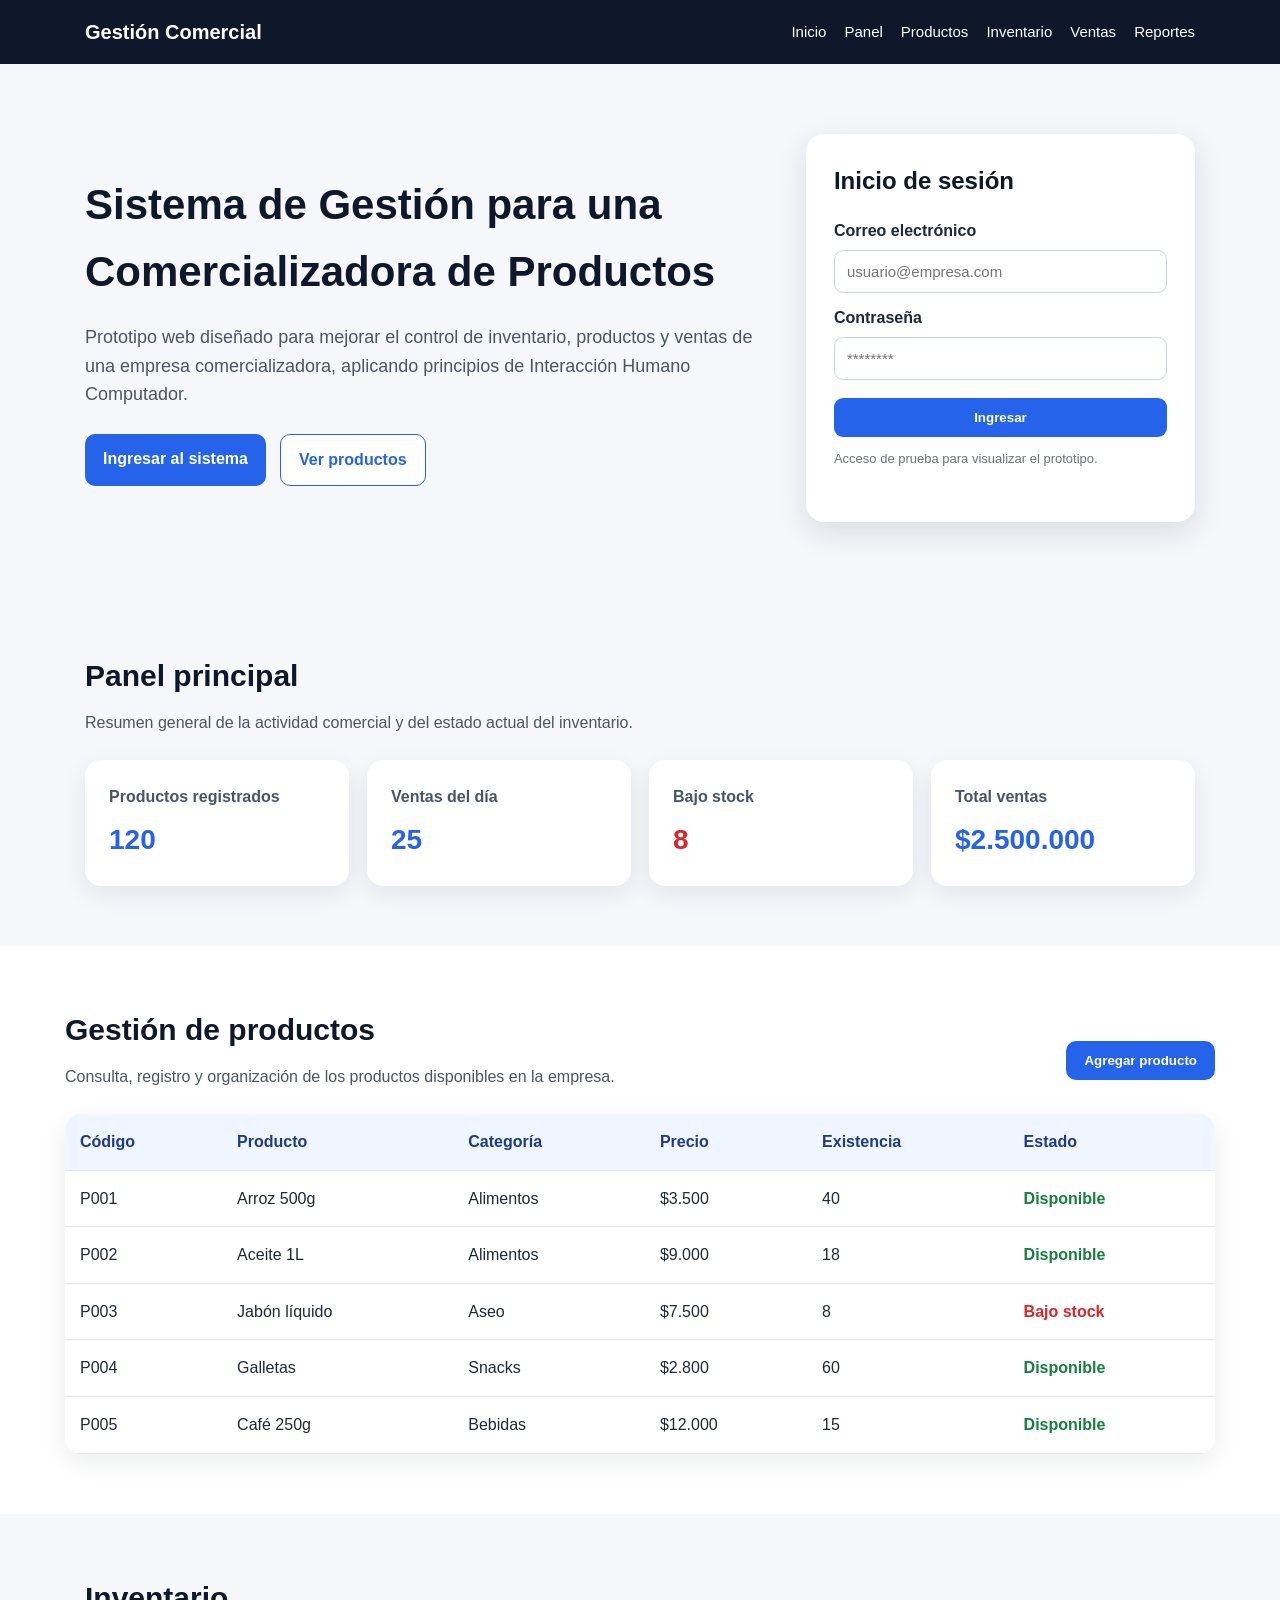
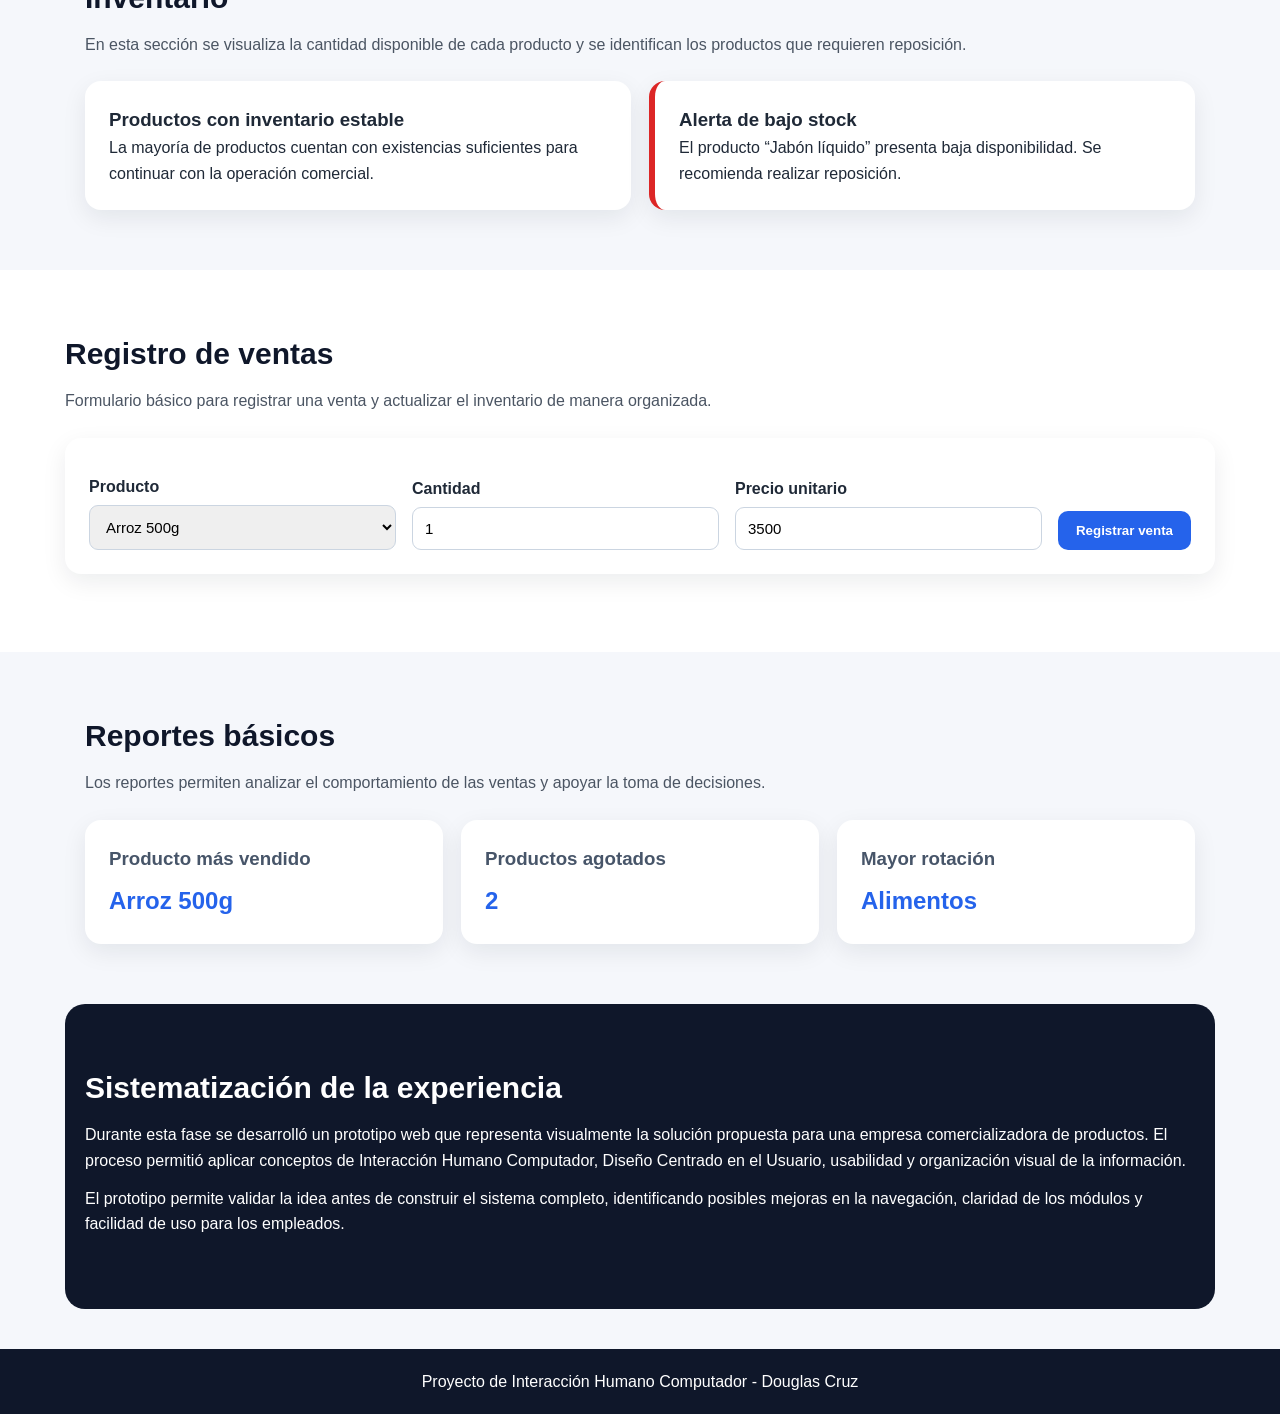
<file: index.html>
<!DOCTYPE html>
<html lang="es">
<head>
  <meta charset="UTF-8" />
  <meta name="viewport" content="width=device-width, initial-scale=1.0" />
  <title>Sistema de Gestión Comercial</title>
  <link rel="stylesheet" href="estilos.css" />
</head>
<body>
  <header class="encabezado">
    <nav class="navbar">
      <div class="logo">Gestión Comercial</div>
      <ul class="menu">
        <li><a href="#inicio">Inicio</a></li>
        <li><a href="#dashboard">Panel</a></li>
        <li><a href="#productos">Productos</a></li>
        <li><a href="#inventario">Inventario</a></li>
        <li><a href="#ventas">Ventas</a></li>
        <li><a href="#reportes">Reportes</a></li>
      </ul>
    </nav>
  </header>

  <main>
    <section id="inicio" class="hero">
      <div class="hero-texto">
        <h1>Sistema de Gestión para una Comercializadora de Productos</h1>
        <p>
          Prototipo web diseñado para mejorar el control de inventario, productos
          y ventas de una empresa comercializadora, aplicando principios de
          Interacción Humano Computador.
        </p>
        <div class="botones">
          <a href="#dashboard" class="btn primario">Ingresar al sistema</a>
          <a href="#productos" class="btn secundario">Ver productos</a>
        </div>
      </div>

      <div class="login-card">
        <h2>Inicio de sesión</h2>
        <label>Correo electrónico</label>
        <input type="email" placeholder="usuario@empresa.com" />
        <label>Contraseña</label>
        <input type="password" placeholder="********" />
        <button onclick="mostrarMensaje('Ingreso simulado correctamente')">Ingresar</button>
        <p class="nota">Acceso de prueba para visualizar el prototipo.</p>
      </div>
    </section>

    <section id="dashboard" class="seccion">
      <h2>Panel principal</h2>
      <p class="descripcion">
        Resumen general de la actividad comercial y del estado actual del inventario.
      </p>

      <div class="cards">
        <article class="card">
          <h3>Productos registrados</h3>
          <p>120</p>
        </article>
        <article class="card">
          <h3>Ventas del día</h3>
          <p>25</p>
        </article>
        <article class="card alerta">
          <h3>Bajo stock</h3>
          <p>8</p>
        </article>
        <article class="card">
          <h3>Total ventas</h3>
          <p>$2.500.000</p>
        </article>
      </div>
    </section>

    <section id="productos" class="seccion fondo">
      <div class="titulo-flex">
        <div>
          <h2>Gestión de productos</h2>
          <p class="descripcion">
            Consulta, registro y organización de los productos disponibles en la empresa.
          </p>
        </div>
        <button class="btn primario" onclick="mostrarMensaje('Formulario de producto simulado')">Agregar producto</button>
      </div>

      <div class="tabla-contenedor">
        <table>
          <thead>
            <tr>
              <th>Código</th>
              <th>Producto</th>
              <th>Categoría</th>
              <th>Precio</th>
              <th>Existencia</th>
              <th>Estado</th>
            </tr>
          </thead>
          <tbody id="tablaProductos"></tbody>
        </table>
      </div>
    </section>

    <section id="inventario" class="seccion">
      <h2>Inventario</h2>
      <p class="descripcion">
        En esta sección se visualiza la cantidad disponible de cada producto y se
        identifican los productos que requieren reposición.
      </p>

      <div class="inventario-grid">
        <div class="bloque">
          <h3>Productos con inventario estable</h3>
          <p>La mayoría de productos cuentan con existencias suficientes para continuar con la operación comercial.</p>
        </div>
        <div class="bloque advertencia">
          <h3>Alerta de bajo stock</h3>
          <p>El producto “Jabón líquido” presenta baja disponibilidad. Se recomienda realizar reposición.</p>
        </div>
      </div>
    </section>

    <section id="ventas" class="seccion fondo">
      <h2>Registro de ventas</h2>
      <p class="descripcion">
        Formulario básico para registrar una venta y actualizar el inventario de manera organizada.
      </p>

      <form class="formulario" onsubmit="registrarVenta(event)">
        <div>
          <label>Producto</label>
          <select id="productoVenta">
            <option value="Arroz 500g">Arroz 500g</option>
            <option value="Aceite 1L">Aceite 1L</option>
            <option value="Jabón líquido">Jabón líquido</option>
            <option value="Galletas">Galletas</option>
          </select>
        </div>

        <div>
          <label>Cantidad</label>
          <input id="cantidadVenta" type="number" min="1" value="1" />
        </div>

        <div>
          <label>Precio unitario</label>
          <input id="precioVenta" type="number" min="0" value="3500" />
        </div>

        <button class="btn primario" type="submit">Registrar venta</button>
      </form>

      <div id="resultadoVenta" class="resultado"></div>
    </section>

    <section id="reportes" class="seccion">
      <h2>Reportes básicos</h2>
      <p class="descripcion">
        Los reportes permiten analizar el comportamiento de las ventas y apoyar la toma de decisiones.
      </p>

      <div class="reportes">
        <div>
          <h3>Producto más vendido</h3>
          <p>Arroz 500g</p>
        </div>
        <div>
          <h3>Productos agotados</h3>
          <p>2</p>
        </div>
        <div>
          <h3>Mayor rotación</h3>
          <p>Alimentos</p>
        </div>
      </div>
    </section>

    <section class="seccion experiencia">
      <h2>Sistematización de la experiencia</h2>
      <p>
        Durante esta fase se desarrolló un prototipo web que representa visualmente la solución propuesta
        para una empresa comercializadora de productos. El proceso permitió aplicar conceptos de
        Interacción Humano Computador, Diseño Centrado en el Usuario, usabilidad y organización visual
        de la información.
      </p>
      <p>
        El prototipo permite validar la idea antes de construir el sistema completo, identificando posibles
        mejoras en la navegación, claridad de los módulos y facilidad de uso para los empleados.
      </p>
    </section>
  </main>

  <footer>
    <p>Proyecto de Interacción Humano Computador - Douglas Cruz</p>
  </footer>

  <script src="script.js"></script>
</body>
</html>
</file>
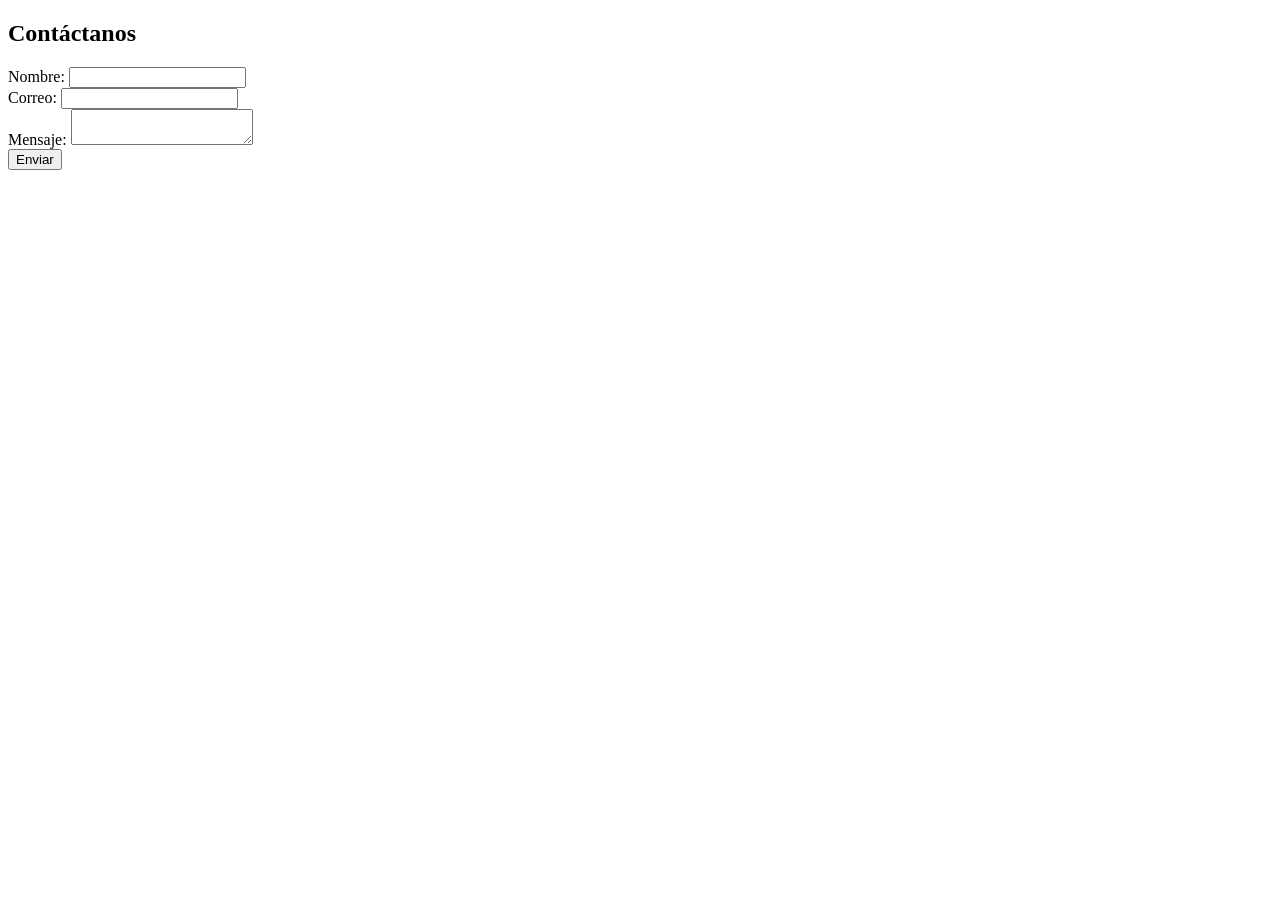
<file: contacto.html>
<!DOCTYPE html>
<html lang="es">
<head>
  <meta charset="UTF-8">
  <title>Formulario de Contacto</title>
</head>
<body>
  <h2>Contáctanos</h2>
  <form action="contacto.php" method="POST">
    <label>Nombre: <input type="text" name="nombre" required></label><br>
    <label>Correo: <input type="email" name="correo" required></label><br>
    <label>Mensaje: <textarea name="mensaje" required></textarea></label><br>
    <input type="submit" value="Enviar">
  </form>
</body>
</html>
</file>
<file: estilos.css>
* {
  box-sizing: border-box;
  margin: 0;
  padding: 0;
}

body {
  font-family: Arial, Helvetica, sans-serif;
  background: #f5f7fb;
  color: #1f2937;
  line-height: 1.6;
}

.encabezado {
  background: #0f172a;
  color: white;
  position: sticky;
  top: 0;
  z-index: 10;
}

.navbar {
  max-width: 1150px;
  margin: auto;
  padding: 16px 20px;
  display: flex;
  justify-content: space-between;
  align-items: center;
}

.logo {
  font-weight: bold;
  font-size: 20px;
}

.menu {
  list-style: none;
  display: flex;
  gap: 18px;
}

.menu a {
  color: white;
  text-decoration: none;
  font-size: 15px;
}

.menu a:hover {
  color: #93c5fd;
}

.hero {
  max-width: 1150px;
  margin: auto;
  padding: 70px 20px;
  display: grid;
  grid-template-columns: 1.4fr 0.8fr;
  gap: 40px;
  align-items: center;
}

.hero h1 {
  font-size: 42px;
  color: #0f172a;
  margin-bottom: 18px;
}

.hero p {
  font-size: 18px;
  color: #4b5563;
  margin-bottom: 25px;
}

.botones {
  display: flex;
  gap: 14px;
  flex-wrap: wrap;
}

.btn {
  border: none;
  padding: 12px 18px;
  border-radius: 10px;
  cursor: pointer;
  text-decoration: none;
  display: inline-block;
  font-weight: bold;
}

.primario {
  background: #2563eb;
  color: white;
}

.secundario {
  background: white;
  color: #2563eb;
  border: 1px solid #2563eb;
}

.login-card {
  background: white;
  border-radius: 18px;
  padding: 28px;
  box-shadow: 0 10px 30px rgba(15, 23, 42, 0.12);
}

.login-card h2 {
  margin-bottom: 18px;
  color: #0f172a;
}

label {
  display: block;
  margin-top: 12px;
  margin-bottom: 6px;
  font-weight: bold;
}

input, select {
  width: 100%;
  padding: 12px;
  border: 1px solid #cbd5e1;
  border-radius: 9px;
  font-size: 15px;
}

.login-card button {
  margin-top: 18px;
  width: 100%;
  padding: 12px;
  border-radius: 9px;
  border: none;
  background: #2563eb;
  color: white;
  font-weight: bold;
  cursor: pointer;
}

.nota {
  font-size: 13px !important;
  margin-top: 12px;
  color: #6b7280 !important;
}

.seccion {
  max-width: 1150px;
  margin: auto;
  padding: 60px 20px;
}

.seccion h2 {
  font-size: 30px;
  color: #0f172a;
  margin-bottom: 10px;
}

.descripcion {
  color: #4b5563;
  margin-bottom: 24px;
}

.fondo {
  background: white;
  max-width: 100%;
}

.fondo > * {
  max-width: 1150px;
  margin-left: auto;
  margin-right: auto;
}

.cards {
  display: grid;
  grid-template-columns: repeat(4, 1fr);
  gap: 18px;
}

.card, .bloque, .reportes div {
  background: white;
  padding: 24px;
  border-radius: 16px;
  box-shadow: 0 8px 24px rgba(15, 23, 42, 0.08);
}

.card h3 {
  color: #475569;
  font-size: 16px;
  margin-bottom: 8px;
}

.card p {
  font-size: 28px;
  font-weight: bold;
  color: #2563eb;
}

.alerta p {
  color: #dc2626;
}

.titulo-flex {
  display: flex;
  justify-content: space-between;
  align-items: center;
  gap: 20px;
}

.tabla-contenedor {
  overflow-x: auto;
  background: white;
  border-radius: 16px;
  box-shadow: 0 8px 24px rgba(15, 23, 42, 0.08);
}

table {
  width: 100%;
  border-collapse: collapse;
}

th, td {
  padding: 15px;
  border-bottom: 1px solid #e5e7eb;
  text-align: left;
}

th {
  background: #eff6ff;
  color: #1e3a8a;
}

.estado-ok {
  color: #15803d;
  font-weight: bold;
}

.estado-bajo {
  color: #dc2626;
  font-weight: bold;
}

.inventario-grid {
  display: grid;
  grid-template-columns: 1fr 1fr;
  gap: 18px;
}

.advertencia {
  border-left: 6px solid #dc2626;
}

.formulario {
  background: white;
  border-radius: 16px;
  padding: 24px;
  display: grid;
  grid-template-columns: 1fr 1fr 1fr auto;
  align-items: end;
  gap: 16px;
  box-shadow: 0 8px 24px rgba(15, 23, 42, 0.08);
}

.resultado {
  margin-top: 18px;
  font-weight: bold;
  color: #15803d;
}

.reportes {
  display: grid;
  grid-template-columns: repeat(3, 1fr);
  gap: 18px;
}

.reportes h3 {
  color: #475569;
  margin-bottom: 8px;
}

.reportes p {
  font-size: 24px;
  color: #2563eb;
  font-weight: bold;
}

.experiencia {
  background: #0f172a;
  color: white;
  border-radius: 20px;
  margin-bottom: 40px;
}

.experiencia h2 {
  color: white;
}

.experiencia p {
  margin-bottom: 12px;
}

footer {
  background: #0f172a;
  color: white;
  text-align: center;
  padding: 20px;
}

@media (max-width: 850px) {
  .hero {
    grid-template-columns: 1fr;
    padding-top: 40px;
  }

  .hero h1 {
    font-size: 32px;
  }

  .navbar {
    flex-direction: column;
    gap: 14px;
  }

  .menu {
    flex-wrap: wrap;
    justify-content: center;
  }

  .cards,
  .inventario-grid,
  .reportes {
    grid-template-columns: 1fr;
  }

  .formulario {
    grid-template-columns: 1fr;
  }

  .titulo-flex {
    flex-direction: column;
    align-items: flex-start;
  }
}
</file>
